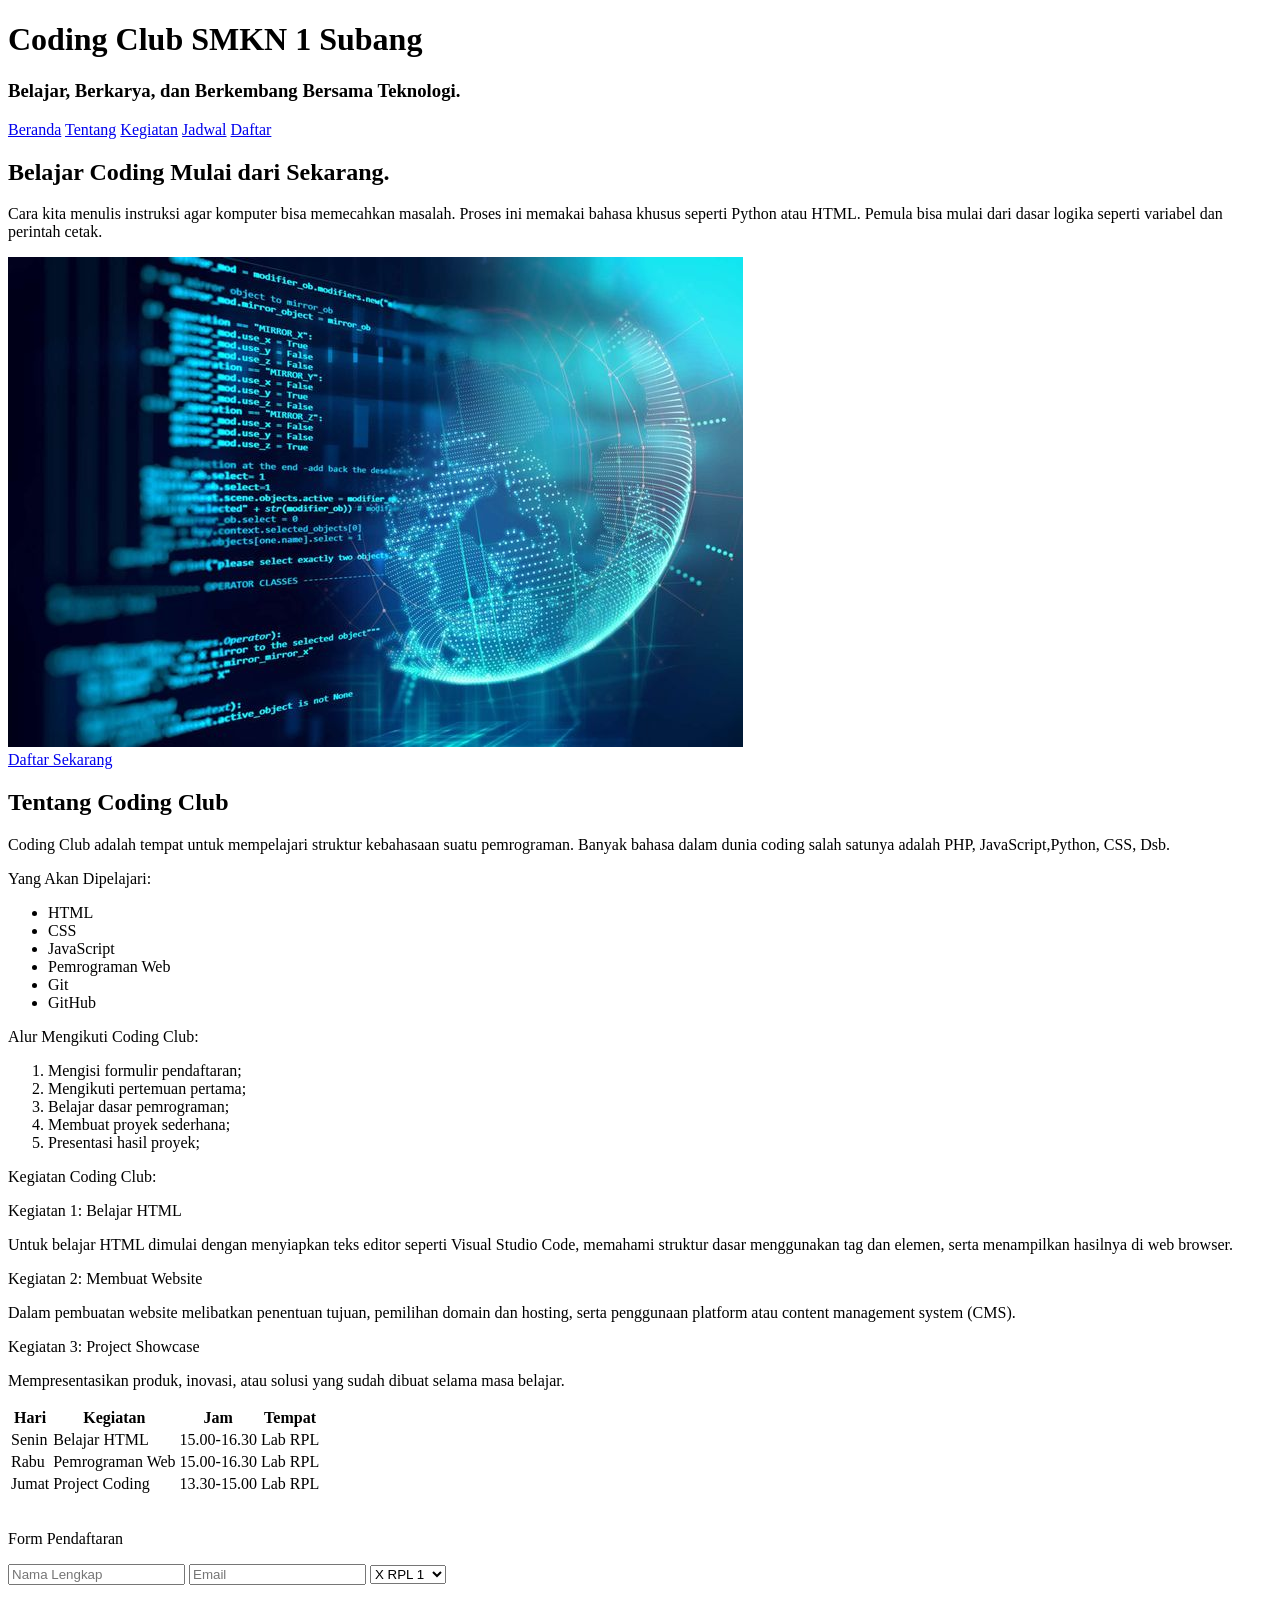
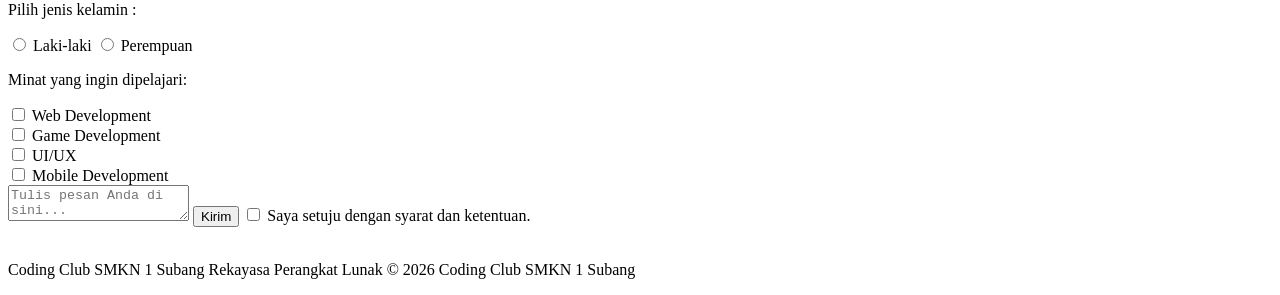
<file: index.html>
<!DOCTYPE html>
<html lang="en">
<head>
    <meta charset="UTF-8">
    <meta name="viewport" content="width=device-width, initial-scale=1.0">
    <title>Coding Club SMKN 1 Subang</title>
</head>
<body>
   <header>
    <!-- Ini Judul Utama Website-->
    <h1>Coding Club SMKN 1 Subang</h1>
    <h3>Belajar, Berkarya, dan Berkembang Bersama Teknologi.</h3>
   </header>

   <!--Ini Bagian Navigasi untuk Menu Utama Website-->
   <nav>
    <a href="#">Beranda</a>
    <a href="#">Tentang</a>
    <a href="#">Kegiatan</a>
    <a href="#">Jadwal</a>
    <a href="#">Daftar</a>
   </nav>

<!--Ini Konten Utama dari Halaman Web-->
<main>
    <!--Ini bagian paling atas pada halaman website-->
   <section>
    <!--Ini Judul Utama Bagian Pembuka-->
    <h1> Belajar Coding Mulai dari Sekarang.</h1>
    <!-- Ini Penjelasan Singkat Tentang Coding-->
    <p>Cara kita menulis instruksi agar komputer bisa memecahkan masalah. Proses ini memakai bahasa khusus seperti Python atau HTML. Pemula bisa mulai dari dasar logika seperti variabel dan perintah cetak.</p>
    <!--Menampilkan Gambar Coding Club-->
    <img src ="foto.jpg" alt="Coding Club" >  
   </section>
   <!--Link untuk Mengarahkan ke bagian Pendaftaran-->
       <a href="#">Daftar Sekarang</a>

   <section>
   <article>
        <h2>Tentang Coding Club</h2>
        <p>Coding Club adalah tempat untuk mempelajari struktur kebahasaan suatu pemrograman. Banyak bahasa dalam dunia coding salah satunya adalah PHP, JavaScript,Python, CSS, Dsb. </p>
   </article>
   </section>

   <section>
    <p>Yang Akan Dipelajari:</p>
   <!--Ini List Tidak Berurutan-->
   <ul>
        <!--Setiap li merupakan 1 item dalam list-->
        <li>HTML</li>
        <li>CSS</li>
        <li>JavaScript</li>
        <li>Pemrograman Web</li>
        <li>Git</li>
        <li>GitHub</li>
   </ul>
   </section>

  <section>
    <p>Alur Mengikuti Coding Club:</p>
   <!--Ini List Berurutan Dengan Angka-->
   <ol>
        <li>Mengisi formulir pendaftaran;</li>
        <li>Mengikuti pertemuan pertama;</li>
        <li>Belajar dasar pemrograman;</li>
        <li>Membuat proyek sederhana;</li>
        <li>Presentasi hasil proyek;</li>
   </ol>
  </section>

 <section>
    <p> Kegiatan Coding Club:</p>
    <article>Kegiatan 1: Belajar HTML</article>
    <p>Untuk belajar HTML dimulai dengan menyiapkan teks editor seperti Visual Studio Code, memahami struktur dasar menggunakan tag dan elemen, serta menampilkan hasilnya di web browser.</p>
    <article>Kegiatan 2: Membuat Website</article>
    <p>Dalam pembuatan website melibatkan penentuan tujuan, pemilihan domain dan hosting, serta penggunaan platform atau content management system (CMS).</p>
    <article>Kegiatan 3: Project Showcase</article> 
   <p>Mempresentasikan produk, inovasi, atau solusi yang sudah dibuat selama masa belajar.</p>
 </section>

<section>
<!--Ini Tabel Jadwal Kegiatan-->
<table>
    <tr>
        <th>Hari</th>
        <th>Kegiatan</th>
        <th>Jam</th>
        <th>Tempat</th>
    </tr>
    <!--Ini Baris Jadwal Hari Senin-->
    <tr>
        <td>Senin</td>
        <td>Belajar HTML</td>
        <td>15.00-16.30</td>
        <td>Lab RPL</td>  
    </tr>
    <!--Ini Baris Jadwal Hari Rabu-->
    <tr>
        <td>Rabu</td>
        <td>Pemrograman Web</td>
        <td>15.00-16.30</td>
        <td>Lab RPL</td>  
    </tr>
    <!--Ini Baris Jadwal Hari Jumat-->
    <tr>
        <td>Jumat</td>
        <td>Project Coding</td>
        <td>13.30-15.00</td>
        <td>Lab RPL</td>  
    </tr>
</table>
</section>

<br>

<!--Ini Section Form Pendaftaran-->
<section>
<form>
    <p>Form Pendaftaran</p>
    <!--Ini Input untuk memasukkan Nama Lengkap-->
    <Input type="text"placeholder="Nama Lengkap">
    <!--Ini Input untuk memasukkan Email-->
    <input type="email" placeholder="Email">

   <!--Select digunalan untuk membuat Pilihan Dropdown-->
   <select>
        <!--Ini opsi Pertama dst-->
        <option value=""> X RPL 1</option> 
        <option value=""> X RPL 2</option>
        <option value=""> XI RPL 1</option> 
        <option value=""> XI RPL 2</option> 
  </select>

<p>Pilih jenis kelamin :</p>
    <!--Radio Button pengguna hanya dapat memilih satu jenis kelamin-->
    <input type="radio" id="laki laki" name="gender" value="Laki">
    <label for="laki-laki">Laki-laki</label>

    <input type="radio" id="perempuan" name="gender" value="perempuan">
    <label for="perempuan">Perempuan</label>
    <br>

<p>Minat yang ingin dipelajari:</p>
    <input type="checkbox" id="web" name="minat[]" value="Web Development">
           <label for="web">Web Development</label><br>

         <input type="checkbox" id="game" name="minat[]" value="Game Development">
            <label for="game">Game Development</label><br>

         <input type="checkbox" id="uiux" name="minat[]" value="UI/UX">
             <label for="uiux">UI/UX</label><br>

         <input type="checkbox" id="mobile" name="minat[]" value="Mobile Development">
            <label for="mobile">Mobile Development</label>

            <br>
              
     <!--Textarea digunakan untuk memasukkan teks yang panjang-->
     <textarea name="pesan" placeholder="Tulis pesan Anda di sini..."></textarea>
            <!--Ini Tombol untuk Mengirim Data Formulir-->
            <button type="submit">Kirim</button>

            <label for="setuju">
                <input type="checkbox" id="setuju" name="setuju" required>
                Saya setuju dengan syarat dan ketentuan.         
</form>
</section>
</main>

<br>
<!--Ini Bagian Paling Bawah dari Website-->
<footer>
    <!--Ini Informasi Hak Cipta dan nama Coding Club-->
    <p>Coding Club SMKN 1 Subang Rekayasa Perangkat Lunak © 2026 Coding Club SMKN 1 Subang</p>
</footer>
</body>
</html>
</file>
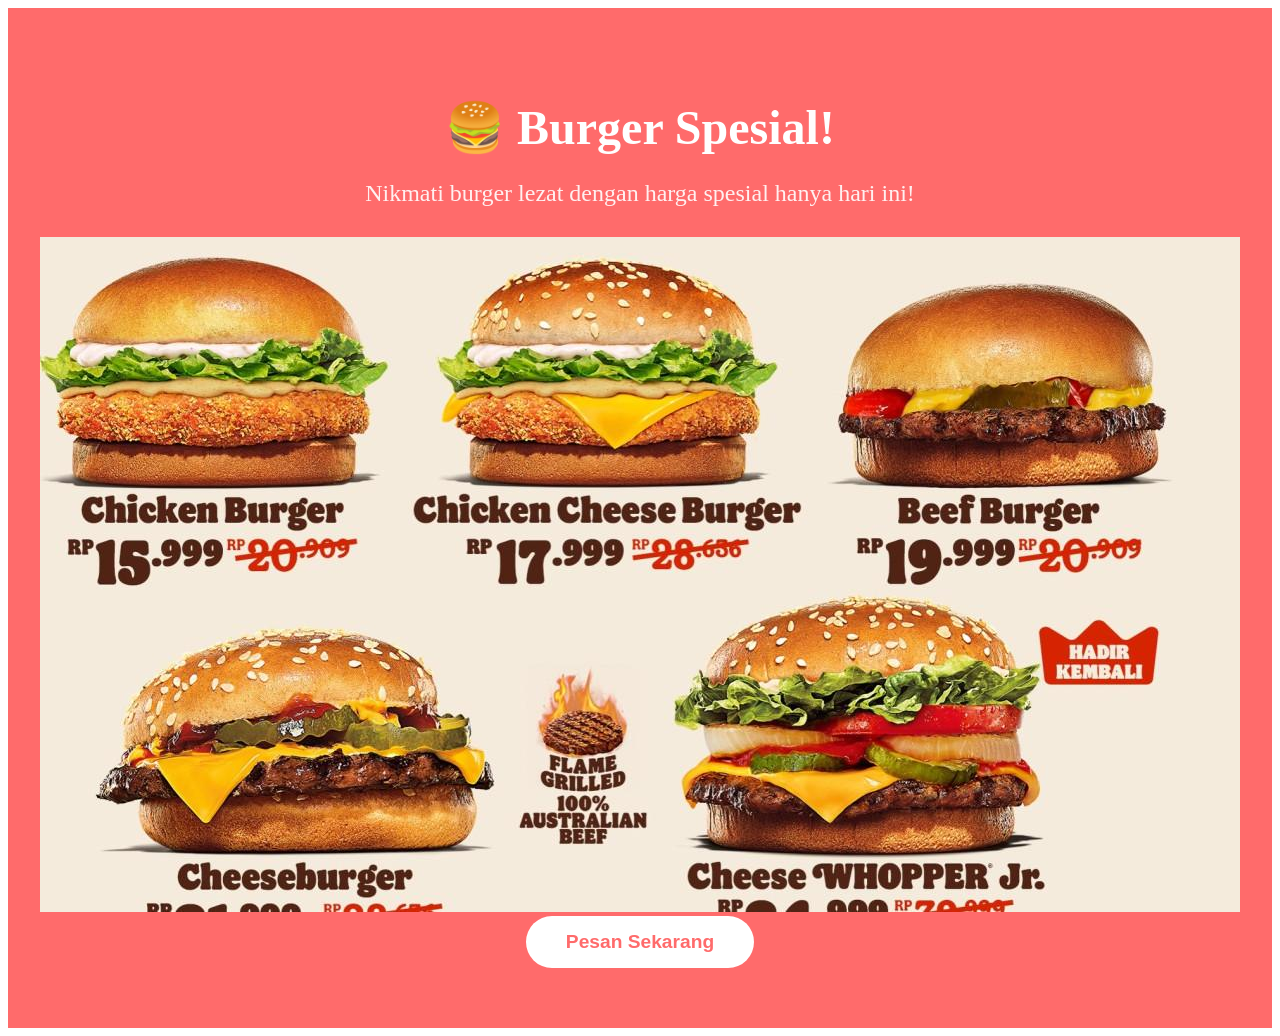
<file: burger.html>
<!DOCTYPE html>
<html>
<head>
  <link rel="stylesheet" href="burger.css">
</head>
<body>
 
  <div class="banner banner-solid">
    <h1 class="judul-promo">🍔 Burger Spesial!</h1>
    <p class="deskripsi-promo">
      Nikmati burger lezat dengan harga spesial hanya hari ini!
    </p>
    <img src="burger.jpg" alt="burger">
    <button class="tombol-pesan">Pesan Sekarang</button>
  </div>
 
</body>
</html>
</file>
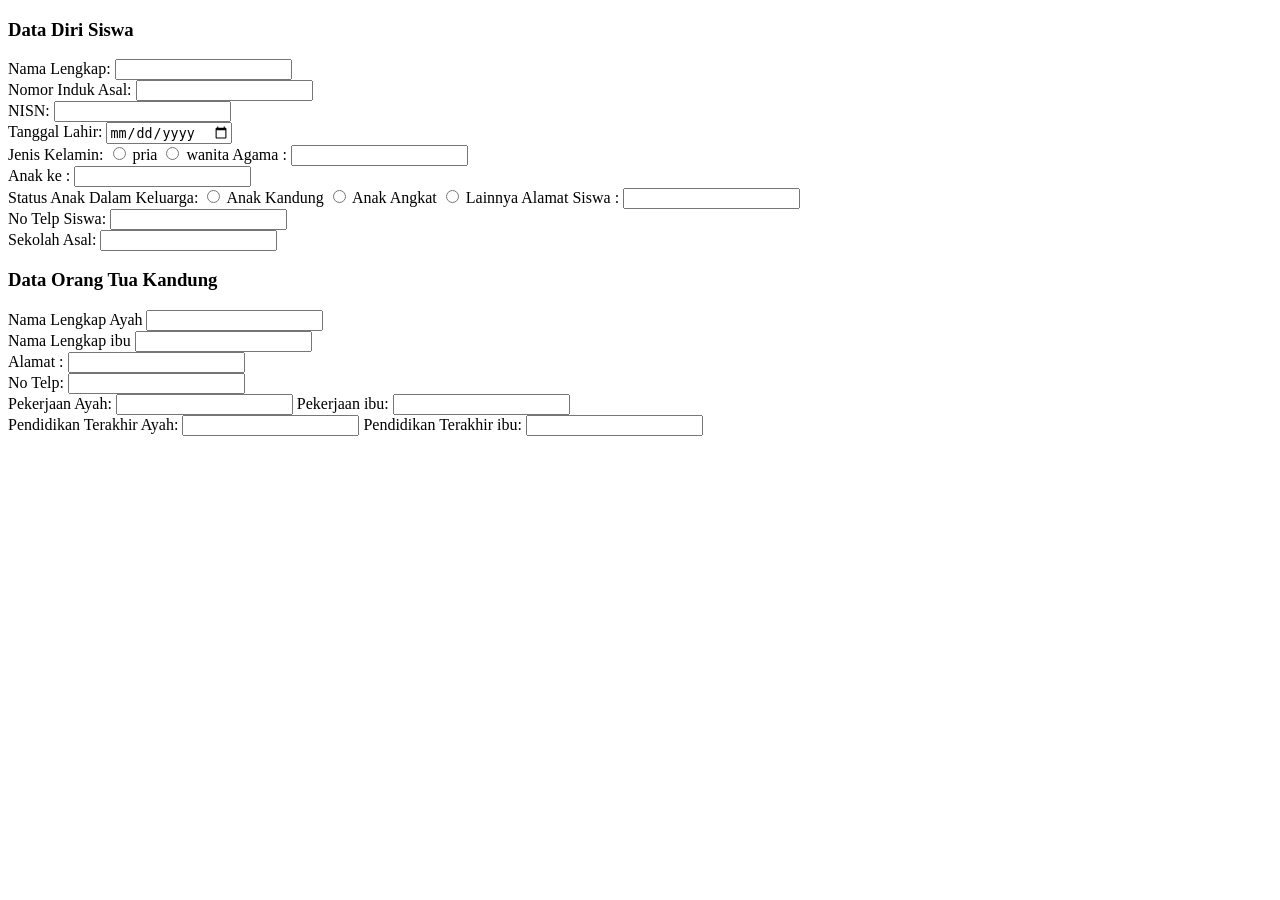
<file: form.html>
<!DOCTYPE html>
<html lang="en">
<head>
    <meta charset="UTF-8">
    <meta name="viewport" content="width=device-width, initial-scale=1.0">
    <title>Document</title>
</head>
<body>
   <form>
    <h3>Data Diri Siswa</h3>
    <label>Nama Lengkap:</label>
    <input type="text">
    <br>
    <label>Nomor Induk Asal:</label>
    <input type="number">
    <br>
    <label>NISN:</label>
    <input type="number">
    <br>
    <label>Tanggal Lahir:</label>
    <input type="date">
    <br>
    <label>Jenis Kelamin:</label>
       <input type="radio" id="pria" name="gender" value="pria">
    <label for="pria">pria</label>
     <input type="radio" id="Wanita" name="gender" value="Wanita">
    <label for="Wanita">wanita</label> <label>Agama :</label>
    <input type="text">
    <br>
    <label>Anak ke :</label>
    <input type="text">
    <br>
    <label>Status Anak Dalam Keluarga:</label>
     <input type="radio" id="Kandung" name="gender" value="Kandung">
    <label for="kandung">Anak Kandung</label>
     <input type="radio" id="Angkat" name="gender" value="Angkat">
    <label for="Angkat">Anak Angkat</label>
     <input type="radio" id="Lainnya" name="gender" value="Lainnya">
    <label for="Lainnya">Lainnya</label>
    <label>Alamat Siswa :</label>
    <input type="varchar">
    <br>
    <label>No Telp Siswa:</label>
    <input type="number">
    <br>
    <label>Sekolah Asal:</label>
    <input type="text">
    <br>

    <h3>Data Orang Tua Kandung</h3>
    <label>Nama Lengkap Ayah</label>
    <input type="text">
    <br>
    <label>Nama Lengkap ibu</label>
    <input type="text">
    <br>
    <label>Alamat :</label>
    <input type="varchar">
    <br>
    <label>No Telp:</label>
    <input type="number">
    <br>
    <label>Pekerjaan Ayah:</label>
    <input type="varchar"> 
    <label>Pekerjaan ibu:</label>
    <input type="varchar">
    <br>
    <label>Pendidikan Terakhir Ayah:</label>
    <input type="varchar">
    <label>Pendidikan Terakhir ibu:</label>
    <input type="varchar">
    <br>






   </form> 
</body>
</html>
</file>
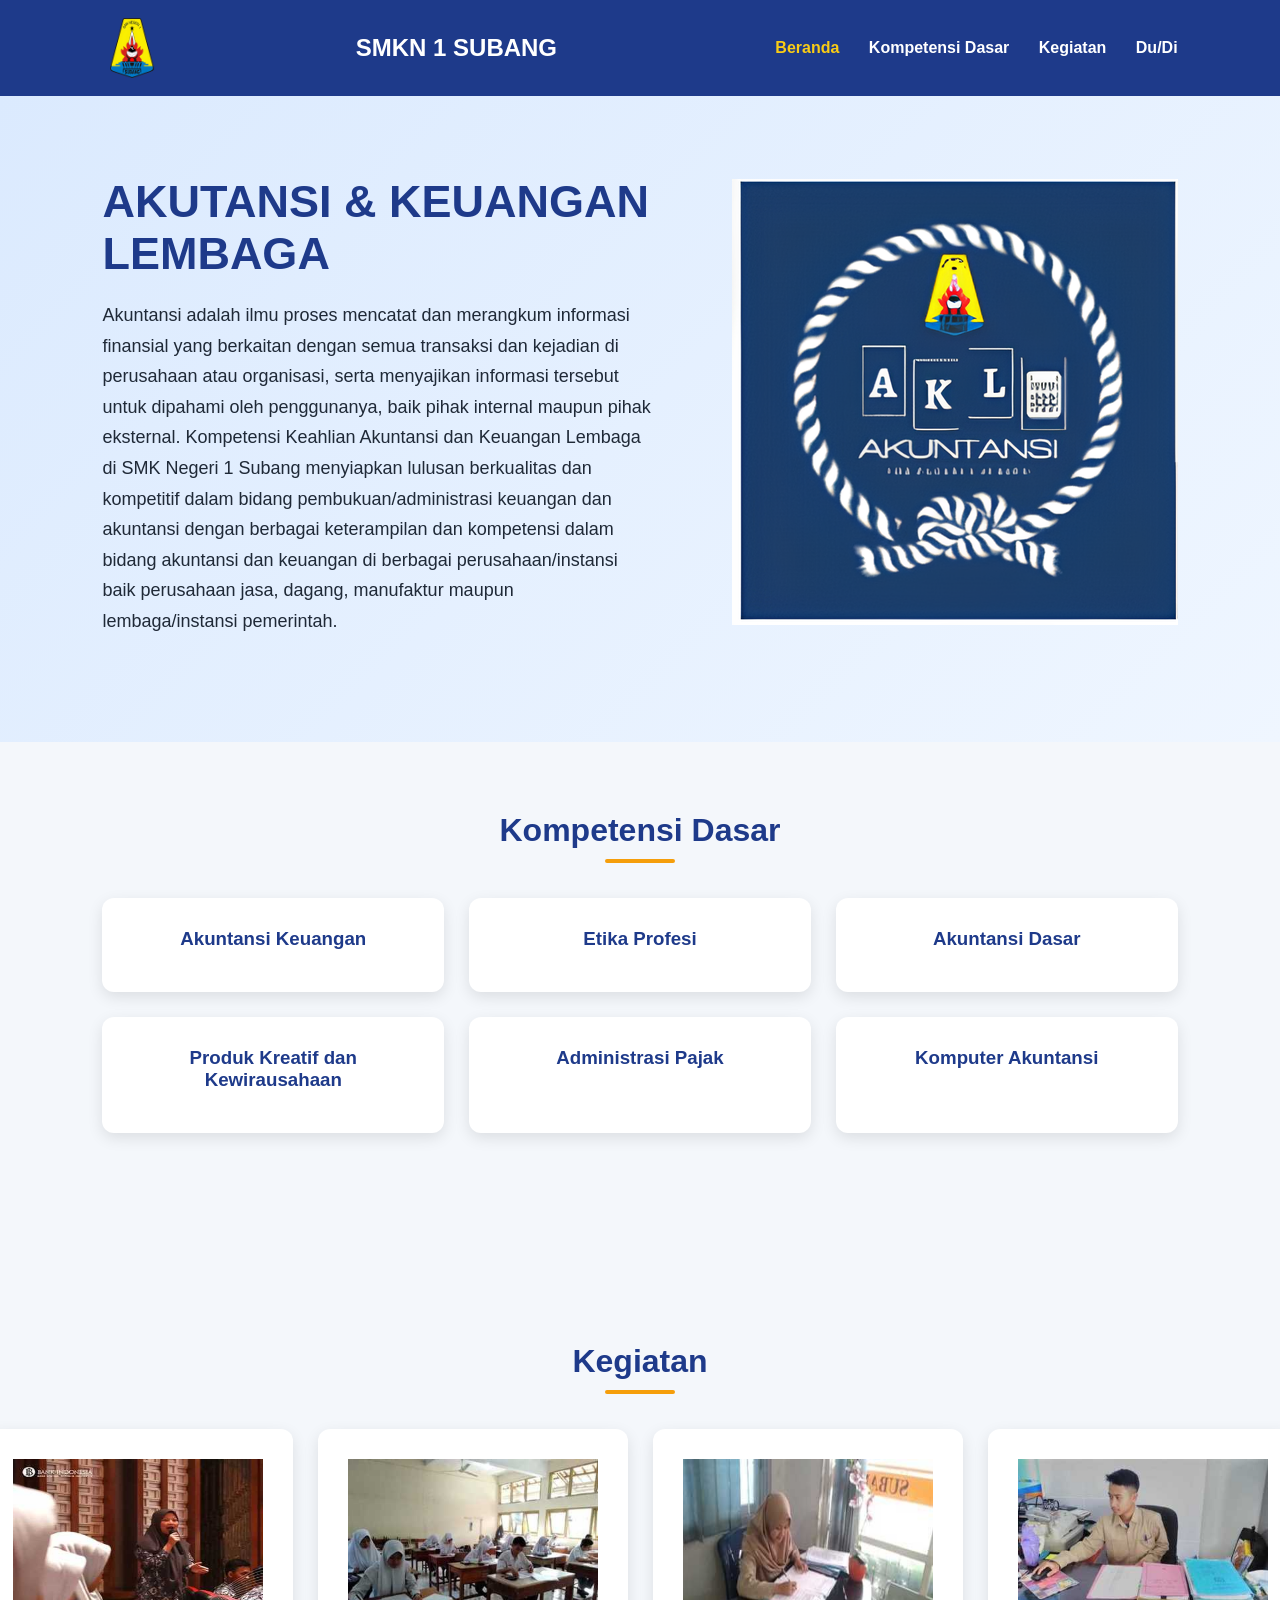
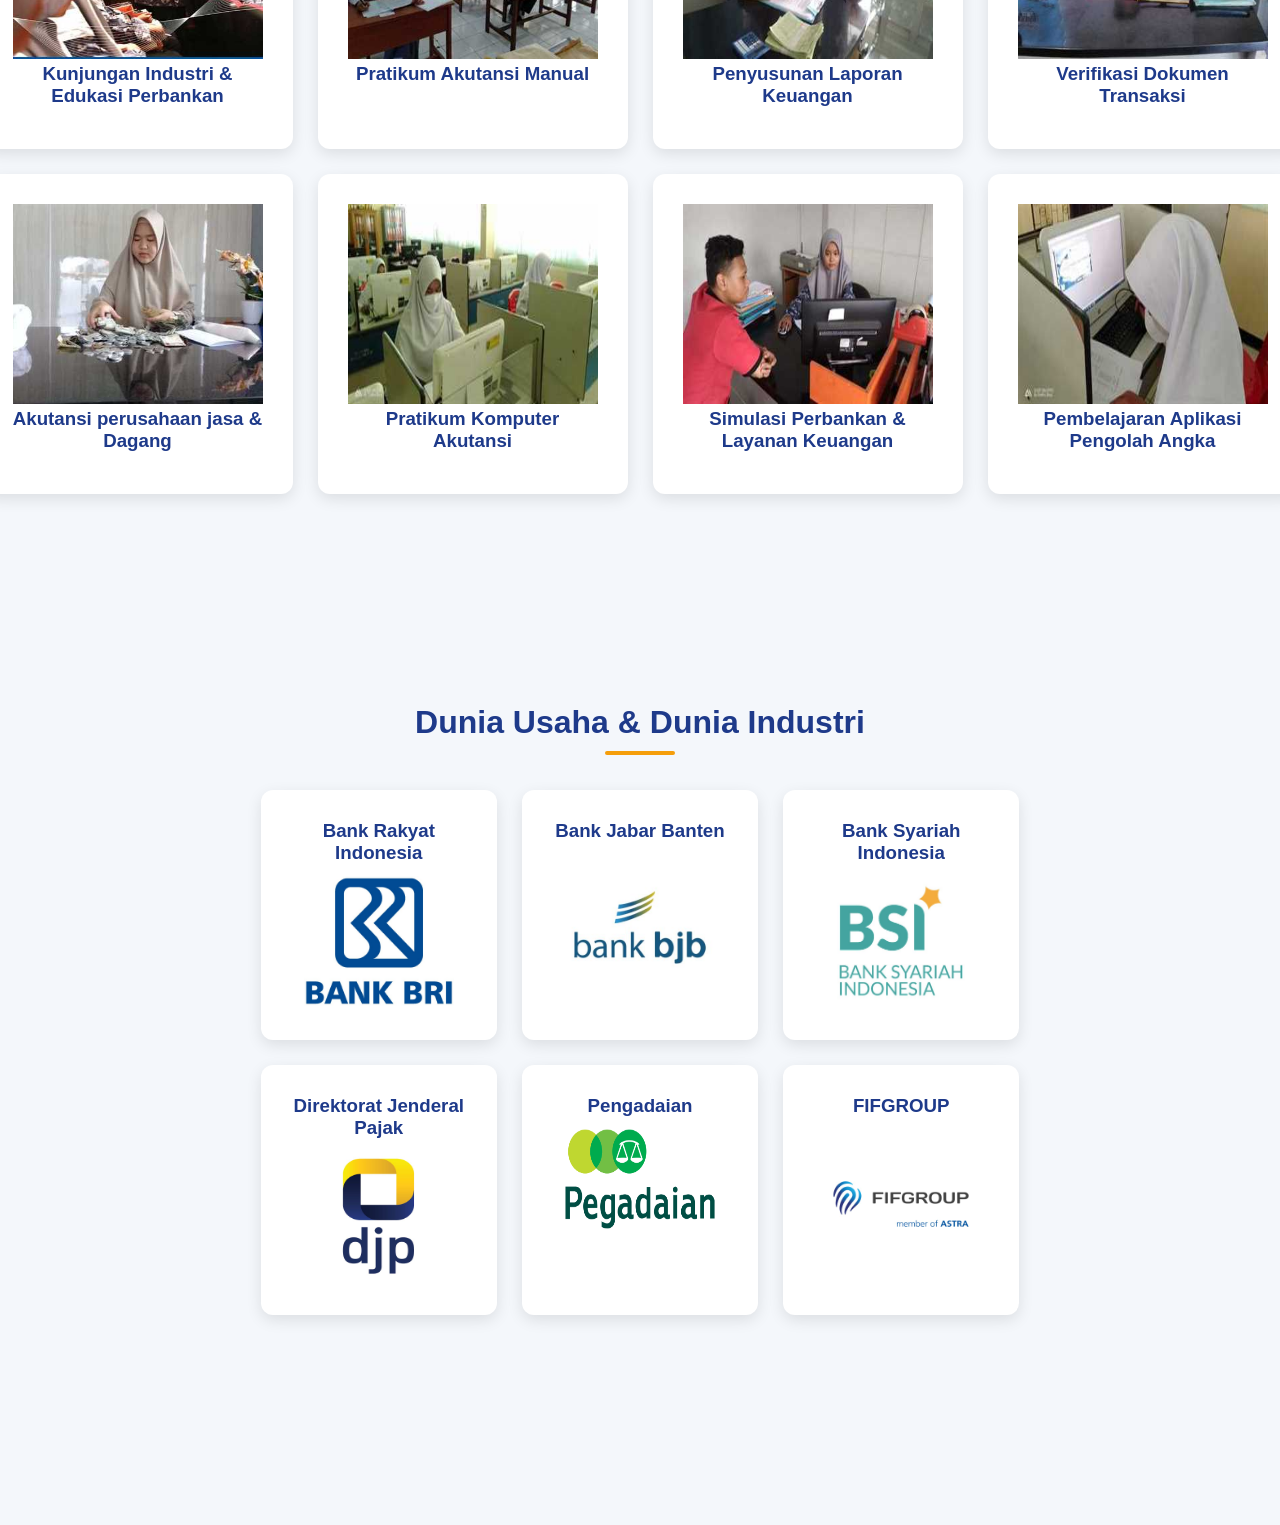
<file: jurusan.html>
<!DOCTYPE html>
<html lang="id">
<head>
    <meta charset="UTF-8">
    <meta name="viewport" content="width=device-width, initial-scale=1.0">
    <title>Akutansi</title>
    <link rel="stylesheet" href="style2.css">
</head>
<body>

    <!-- Navigasi -->
    <nav class="navbar">
        <img src="nesas.png" alt="logo nesas"width="60" height="60">
        <div class="logo">SMKN 1 SUBANG</div>


        <button class="menu-toggle" id="menuToggle">
            ☰
        </button>

        <ul class="menu" id="menu">
            <li><a href="#Beranda" class="active">Beranda</a></li>
            <li><a href="#Kompetensi-Dasar">Kompetensi Dasar</a></li>
            <li><a href="#Kegiatan">Kegiatan</a></li>
            <li><a href="#Du/Di">Du/Di</a></li>
        </ul>
    </nav>

    <!-- Bagian Beranda -->
    <main>
        <section id="Beranda">
            <div class="hero-text">
                <h1>AKUTANSI & KEUANGAN LEMBAGA</h1>
                <p>
                    Akuntansi adalah ilmu proses mencatat dan merangkum informasi finansial yang berkaitan dengan semua transaksi dan kejadian di perusahaan atau organisasi, 
                    serta menyajikan informasi tersebut untuk dipahami oleh penggunanya, baik pihak internal maupun pihak eksternal.
                    Kompetensi Keahlian Akuntansi dan Keuangan Lembaga di SMK Negeri 1 Subang menyiapkan lulusan berkualitas dan kompetitif dalam bidang pembukuan/administrasi keuangan dan akuntansi dengan berbagai keterampilan dan kompetensi dalam bidang akuntansi dan keuangan di berbagai perusahaan/instansi baik perusahaan jasa, dagang, manufaktur maupun lembaga/instansi pemerintah.
                </p>

        
            </div>

            <div class="hero-image">
                <img src="akl.png" alt="akl">
            </div>
        </section>

        <!-- Bagian Fitur -->
        <section id="Kompetensi-Dasar">
            <h2 class="section-title">Kompetensi Dasar</h2>

            <div class="cards">
                <div class="card">
                    <h3>Akuntansi Keuangan</h3>
                </div>

                <div class="card">
                    <h3>Etika Profesi</h3>
                </div>

                <div class="card">
                    <h3>Akuntansi Dasar</h3>
                </div>

                <div class="card">
                    <h3>Produk Kreatif dan Kewirausahaan</h3>
                </div>

                <div class="card">
                    <h3>Administrasi Pajak</h3>
                </div>

                <div class="card">
                    <h3>Komputer Akuntansi</h3>
                </div>
                
            </div>
    
        </section>

        <section>
         <!-- Foto Kegiatan -->
        <section id="Kegiatan">
            <h2 class="section-title">Kegiatan</h2>
            
            <!-- Membungkus semua kartu kegiatan ke dalam div class="cards" -->
            <div class="cards2">
                <div class="card">
                    <img src="keg1.jpeg" alt="Kegiatan 1"width="250" height="200">
                    <h3>Kunjungan Industri & Edukasi Perbankan</h3>
                </div>

                <div class="card">
                    <img src="keg2.jpeg" alt="Kegiatan 2" width="250" height="200">
                    <h3>Pratikum Akutansi Manual</h3>
                </div>

                <div class="card">
                    <img src="keg3.jpeg" alt="Kegiatan 3" width="250" height="200">
                    <h3>Penyusunan Laporan Keuangan</h3>
                </div>

                <div class="card">
                    <img src="keg4.jpeg" alt="Kegiatan 4" width="250" height="200">
                    <h3>Verifikasi Dokumen Transaksi</h3>
                </div>

                <div class="card">
                    <img src="keg5.jpeg" alt="Kegiatan 5" width="250" height="200">
                    <h3>Akutansi perusahaan jasa & Dagang</h3>
                </div>

                <div class="card">
                    <img src="keg6.jpeg" alt="Kegiatan 6" width="250" height="200">
                    <h3>Pratikum Komputer Akutansi</h3>
                </div>

                <div class="card">
                    <img src="keg7.jpeg" alt="Kegiatan 7" width="250" height="200">
                    <h3>Simulasi Perbankan & Layanan Keuangan</h3>
                </div>

                <div class="card">
                    <img src="keg8.jpeg" alt="Kegiatan 8" width="250" height="200">
                    <h3>Pembelajaran Aplikasi Pengolah Angka </h3>
                </div>
            </div>
        </section>

        <section>
         <!--Du-Di-->
        <section id="Du/Di">
            <h2 class="section-title">Dunia Usaha & Dunia Industri</h2>
            
            <!-- Membungkus semua kartu kegiatan ke dalam div class="cards" -->
            <div class="cards">
                <div class="card">
                    <h3>Bank Rakyat Indonesia</h3>
                    <img src="bri.jpg" alt="Kegiatan 1"width="150px" height="130px">                   
                </div>

                <div class="card">
                    <h3>Bank Jabar Banten</h3>
                    <img src="bjb.jpg" alt="Kegiatan 1"width="150px" height="150px">                    
                </div>

                <div class="card">
                    <h3>Bank Syariah Indonesia</h3>
                    <img src="bsi.jpg" alt="Kegiatan 1"width="150px" height="130px">                
                </div>

                <div class="card">
                    <h3>Direktorat Jenderal Pajak</h3>
                    <img src="djp.jpg" alt="Kegiatan 1"width="150px" height="130px">
                </div>

                 <div class="card">
                    <h3>Pengadaian</h3>
                    <img src="pengadaian.webp" alt="Kegiatan 1"width="150px" height="100px">
                </div>

                 <div class="card">
                    <h3>FIFGROUP</h3>
                    <img src="fifgroup.jpg" alt="Kegiatan 1"width="150px" height="150px">
                </div>





                
            </div>
    </main>
     

</body>
</html>
</file>
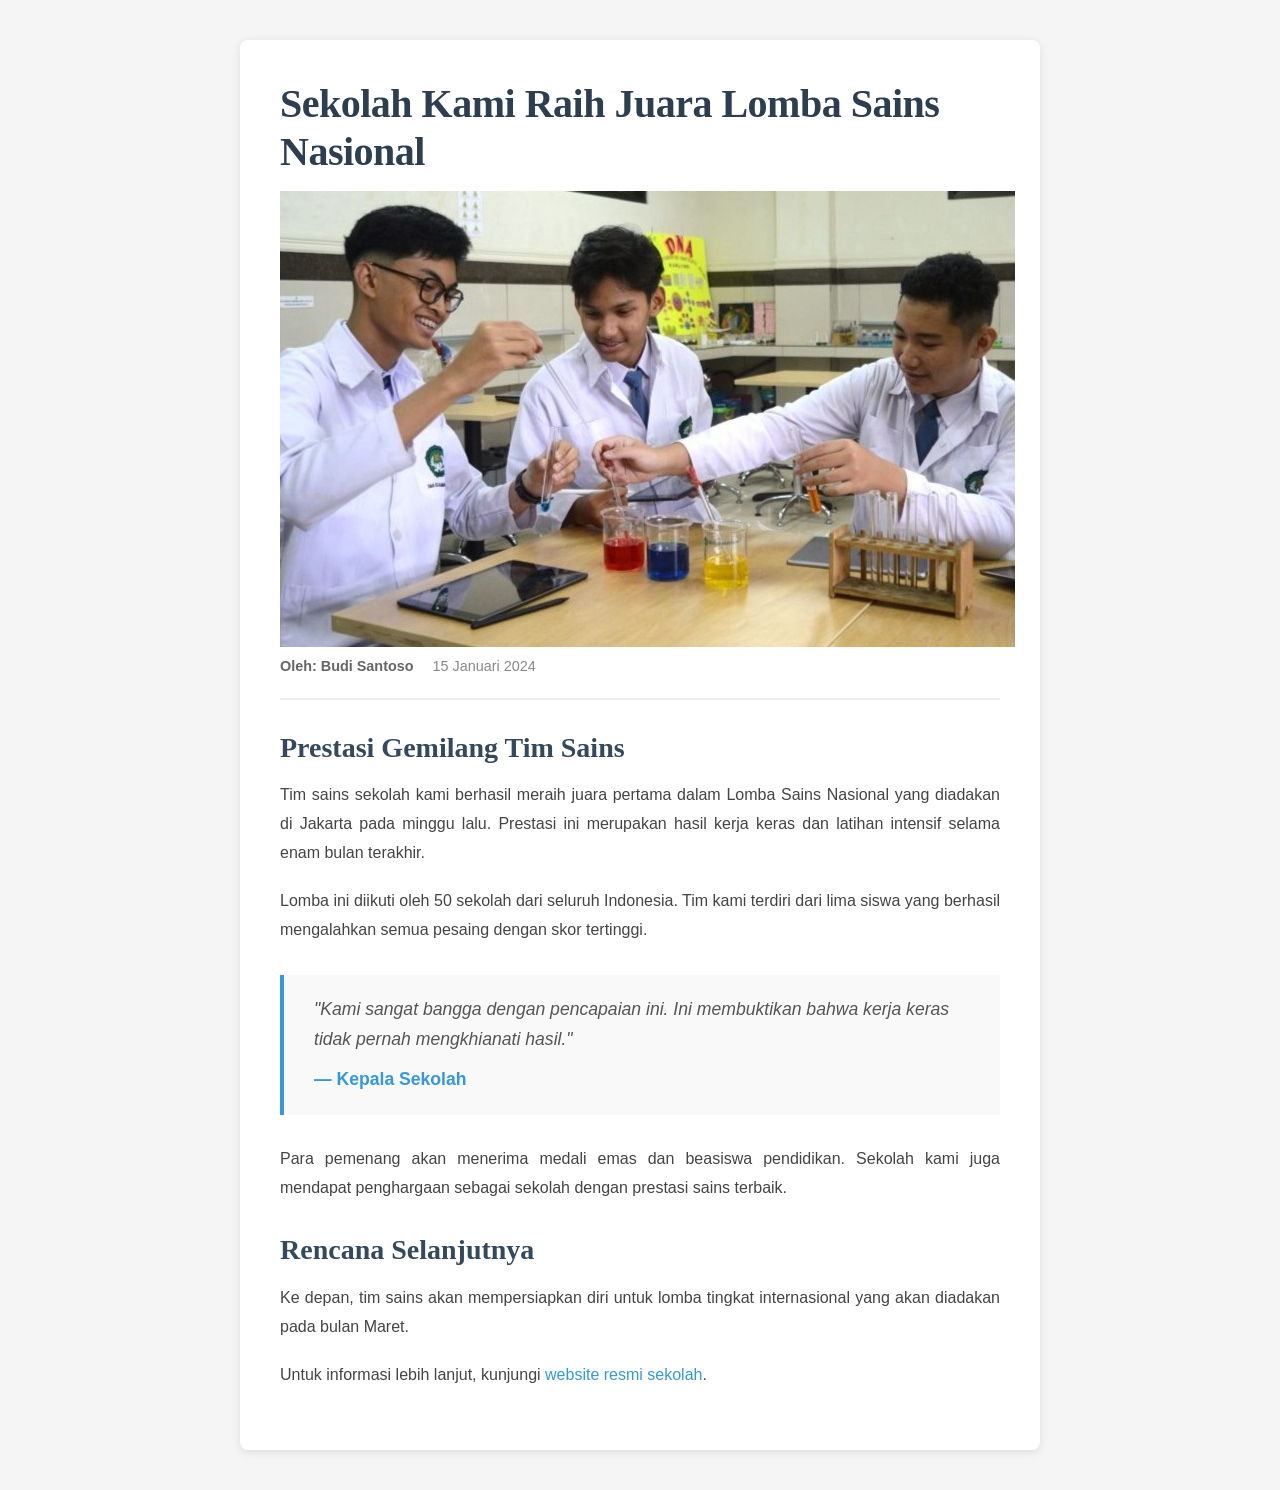
<file: kegiatan.html>
<!DOCTYPE html>
<html>
<head>
  <title>Kegiatan Sekolah</title>
  <link rel="stylesheet" href="kegiatan.css">
</head>
<body>

  <article class="artikel">
    <header class="header-artikel">
      <h1 class="judul-artikel">
        Sekolah Kami Raih Juara Lomba Sains Nasional
      </h1>
      <img src="kegiatan.jpeg" alt="kegiatan sekolah">
      <div class="meta-artikel">
        <span class="penulis">Oleh: Budi Santoso</span>
        <span class="tanggal">15 Januari 2024</span>
      </div>
    </header>
    
    <div class="konten-artikel">
      <h2 class="subjudul">Prestasi Gemilang Tim Sains</h2>
      
      <p class="paragraf">
        Tim sains sekolah kami berhasil meraih juara pertama dalam 
        Lomba Sains Nasional yang diadakan di Jakarta pada minggu lalu. 
        Prestasi ini merupakan hasil kerja keras dan latihan intensif 
        selama enam bulan terakhir.
      </p>
      
      <p class="paragraf">
        Lomba ini diikuti oleh 50 sekolah dari seluruh Indonesia. 
        Tim kami terdiri dari lima siswa yang berhasil mengalahkan 
        semua pesaing dengan skor tertinggi.
      </p>
      
      <blockquote class="kutipan">
        "Kami sangat bangga dengan pencapaian ini. Ini membuktikan 
        bahwa kerja keras tidak pernah mengkhianati hasil."
        <cite>— Kepala Sekolah</cite>
      </blockquote>
      
      <p class="paragraf">
        Para pemenang akan menerima medali emas dan beasiswa pendidikan. 
        Sekolah kami juga mendapat penghargaan sebagai sekolah dengan 
        prestasi sains terbaik.
      </p>
      
      <h2 class="subjudul">Rencana Selanjutnya</h2>
      
      <p class="paragraf">
        Ke depan, tim sains akan mempersiapkan diri untuk lomba 
        tingkat internasional yang akan diadakan pada bulan Maret.
      </p>
      
      <p class="paragraf">
        Untuk informasi lebih lanjut, kunjungi 
        <a href="#" class="link-sumber">website resmi sekolah</a>.
      </p>
    </div>
  </article>
  
</body>
</html>
</file>
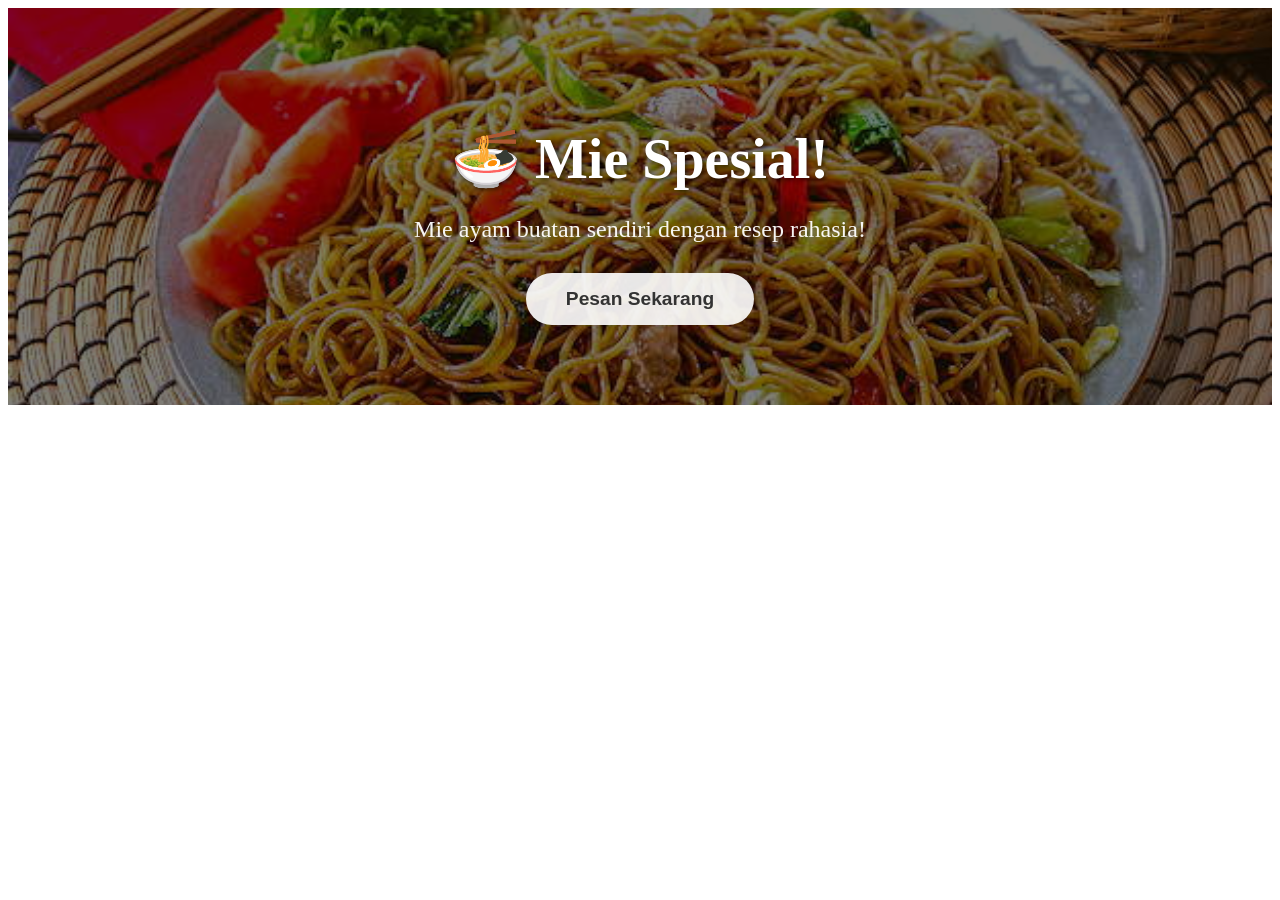
<file: mie.html>
<!DOCTYPE html>
<html>
<head>
  <link rel="stylesheet" href="mie.css">
</head>
<body>
 
  <div class="banner banner-overlay">
    <h1 class="judul-promo">🍜 Mie Spesial!</h1>
    <p class="deskripsi-promo">
      Mie ayam buatan sendiri dengan resep rahasia!
    </p>
    <button class="tombol-pesan">Pesan Sekarang</button>
  </div>
 
</body>
</html>
</file>
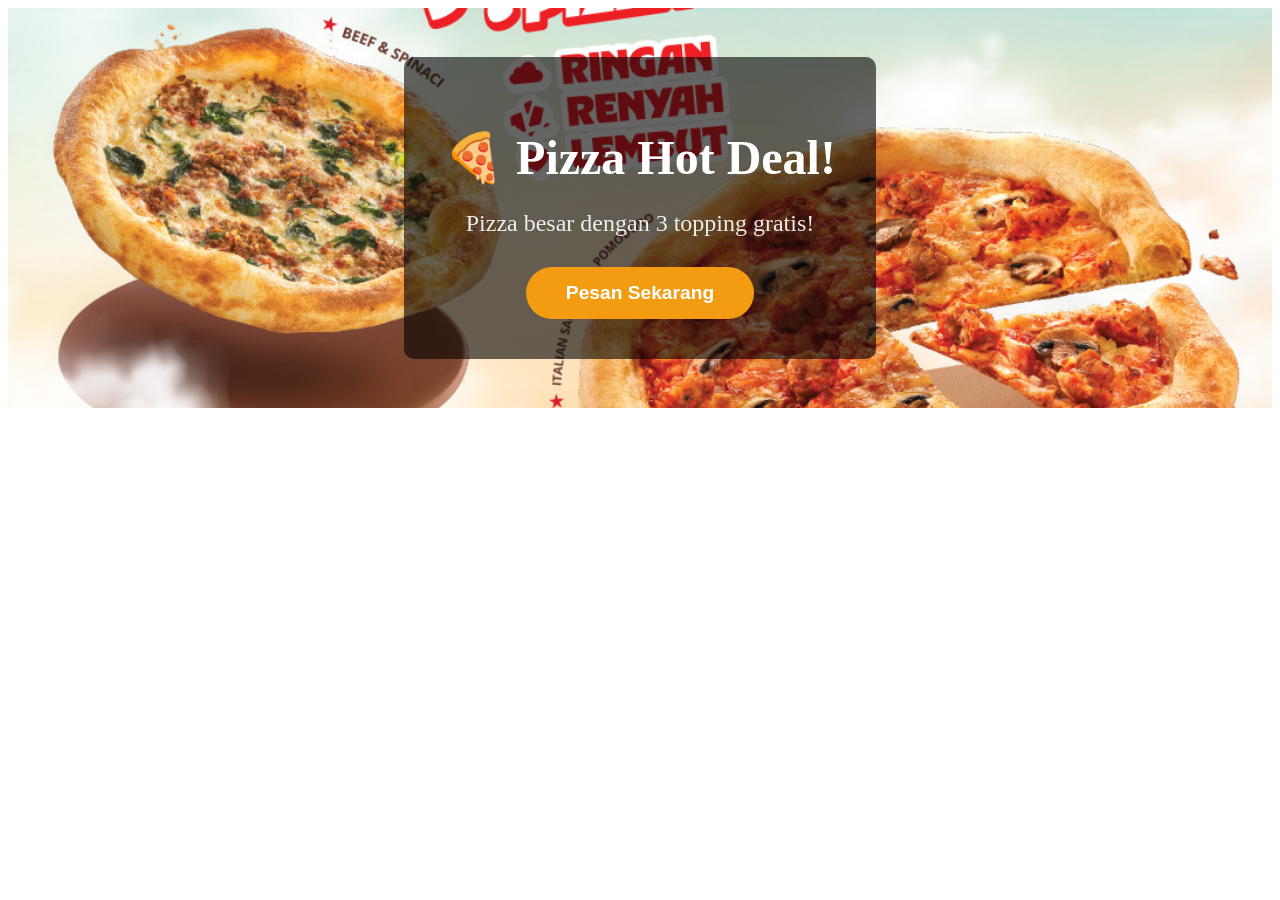
<file: pizza.html>
<!DOCTYPE html>
<html>
<head>
  <link rel="stylesheet" href="pizza.css">
</head>
<body>
 
  <div class="banner banner-gambar">
    <div class="konten-banner">
      <h1 class="judul-promo">🍕 Pizza Hot Deal!</h1>
      <p class="deskripsi-promo">
        Pizza besar dengan 3 topping gratis!
      </p>
      <button class="tombol-pesan">Pesan Sekarang</button>
    </div>
  </div>
 
</body>
</html>
</file>
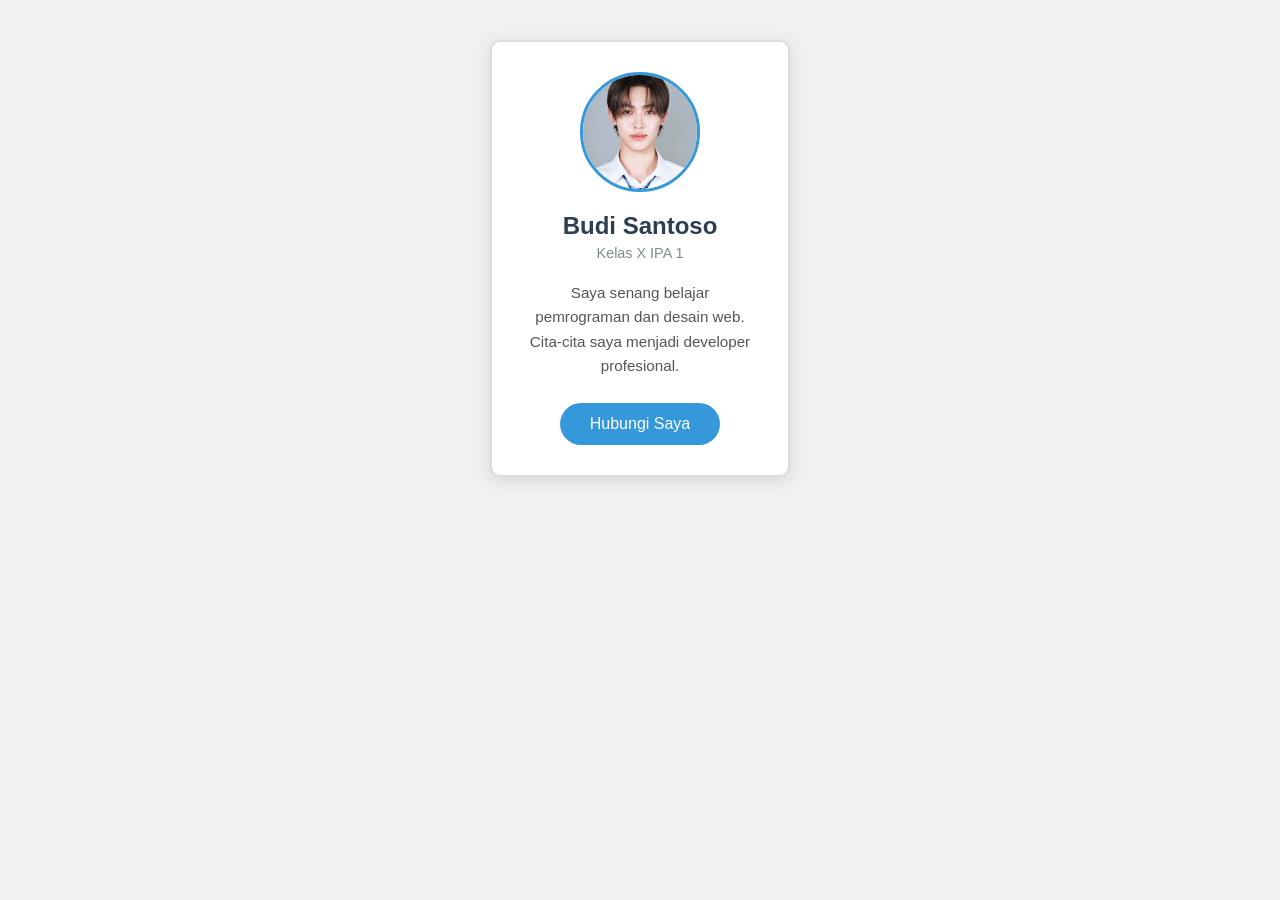
<file: profil.html>
<!DOCTYPE html>
<html>
<head>
  <title>Kartu Profil</title>
  <link rel="stylesheet" href="profil.css">
</head>
<body>
  
  <div class="kartu-profil">
    <div class="foto">
      <img src="profil.jpg" alt="Foto Profil">
    </div>
    
    <h2 class="nama">Budi Santoso</h2>
    <p class="kelas">Kelas X IPA 1</p>
    
    <p class="deskripsi">
      Saya senang belajar pemrograman dan desain web. 
      Cita-cita saya menjadi developer profesional.
    </p>
    
    <button class="tombol">Hubungi Saya</button>
  </div>
  
</body>
</html>
</file>
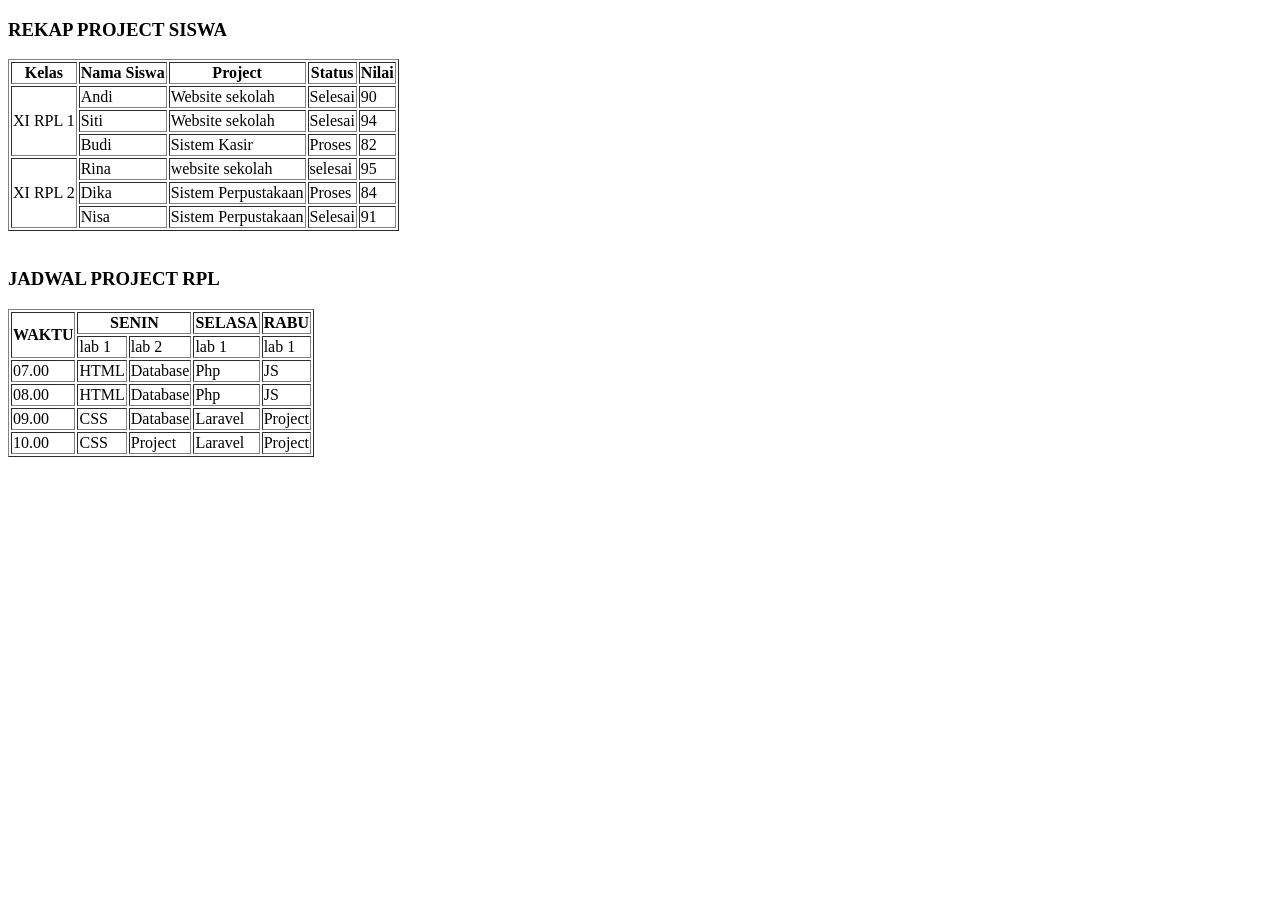
<file: tabel.html>
<!DOCTYPE html>
<html lang="en">
<head>
    <meta charset="UTF-8">
    <meta name="viewport" content="width=device-width, initial-scale=1.0">
    <title>Document</title>
</head>
<body>
    <H3>REKAP PROJECT SISWA</H3>
    <table border="1">
      <tr>
        <th>Kelas</th>
        <th>Nama Siswa</th>
        <th>Project</th>
        <th>Status</th>
        <th>Nilai</th>
      </tr>
      <tr>
        <td rowspan="3"> XI RPL 1</td>
        <td>Andi</td>
        <td>Website sekolah</td>
        <td>Selesai</td>
        <td>90</td>
      </tr>
      <tr>
        <td>Siti</td>
        <td>Website sekolah</td>
        <td>Selesai</td>
        <td>94</td>
      </tr>
      <tr>
        <td>Budi</td>
        <td>Sistem Kasir</td>
        <td>Proses</td>
        <td>82</td>
      </tr>
      <tr>
        <td rowspan="3"> XI RPL 2</td>
        <td>Rina</td>
        <td>website sekolah</td>
        <td>selesai</td>
        <td>95</td>
      </tr>
      <tr>
        <td>Dika</td>
        <td>Sistem Perpustakaan</td>
        <td>Proses</td>
        <td>84</td>
      </tr>
      <tr>
        <td>Nisa</td>
        <td>Sistem Perpustakaan</td>
        <td>Selesai</td>
        <td>91</td>
      </tr>
    </table>

    <br>

<h3> JADWAL PROJECT RPL</h3>
    <table border="1">

    <tr>
        <th rowspan="2"> WAKTU</th>
        <th colspan="2"> SENIN</th>
        <th>SELASA</th>
        <th>RABU</th>
    </tr>
    <tr>
        <td>lab 1</td>
        <td>lab 2</td>
        <td>lab 1</td>
        <td>lab 1</td>
    </tr>
    <tr>
        <td>07.00</td>
        <td>HTML</td>
       <td>Database</td>
       <td>Php</td>
       <td>JS</td>
    </tr>
      <tr>
        <td>08.00</td>
        <td>HTML</td>
       <td>Database</td>
       <td>Php</td>
       <td>JS</td>
    </tr>
      <tr>
        <td>09.00</td>
        <td>CSS</td>
       <td>Database</td>
       <td>Laravel</td>
       <td>Project</td>
    </tr>
       <tr>
        <td>10.00</td>
        <td>CSS</td>
       <td>Project</td>
       <td>Laravel</td>
       <td>Project</td>
    </tr>
    </table>

</body>
</html>
</file>
<file: burger.css>
.banner-solid {
  background-color: #ff6b6b;  /* Merah cerah */
  color: white;
  text-align: center;
  padding: 60px 20px;
}

.judul-promo {
  font-size: 3rem;
  margin-bottom: 20px;
  color: white;
}

.deskripsi-promo {
  font-size: 1.5rem;
  margin-bottom: 30px;
  color: rgba(255, 255, 255, 0.9);
}

.tombol-pesan {
  background-color: white;
  color: #ff6b6b;
  padding: 15px 40px;
  font-size: 1.2rem;
  border: none;
  border-radius: 30px;
  cursor: pointer;
  font-weight: bold;
}

.tombol-pesan:hover {
  background-color: #f0f0f0;
}
</file>
<file: style2.css>
/* Selector universal */
        * {
            margin: 0;
            padding: 0;
            box-sizing: border-box;
            scroll-behavior: smooth;
        }

        /* Selector tag */
        body {
            font-family: Arial, sans-serif;
            background-color: #f4f7fb;
            color: #1f2937;
        }

        /* Selector class */
        .navbar {
            display: flex;
            justify-content: space-between;
            align-items: center;
            padding: 18px 8%;
            background-color: #1e3a8a;
            color: white;
            position: sticky;
            top: 0;
            z-index: 10;
        }

        .logo {
            font-size: 24px;
            font-weight: bold;
        }

        /* Selector child */
        .menu > li {
            display: inline-block;
            list-style: none;
            margin-left: 25px;
        }

        /* Selector descendant */
        .menu a {
            color: white;
            text-decoration: none;
            font-weight: bold;
            transition: 0.3s;
        }

        /* Pseudo-class */
        .menu a:hover,
        .menu a.active {
            color: #facc15;
        }

        /* Selector ID */
        #Beranda {
            min-height: 500px;
            display: flex;
            align-items: center;
            justify-content: space-between;
            gap: 30px;
            padding: 80px 8%;
            background: linear-gradient(135deg, #dbeafe, #eff6ff);
        }

        .hero-text {
            max-width: 550px;
        }

        .hero-text h1 {
            font-size: 45px;
            color: #1e3a8a;
            margin-bottom: 20px;
        }

        .hero-text p {
            font-size: 18px;
            line-height: 1.7;
            margin-bottom: 25px;
        }

        /* Selector atribut */
        a[href="#kontak"] {
            background-color: #f59e0b;
            padding: 12px 20px;
            border-radius: 8px;
        }

        a[href="#kontak"]:hover {
            background-color: #d97706;
            color: white;
        }

        .hero-image {
            font-size: 140px;
        }

        section {
            padding: 70px 8%;
        }

        .section-title {
            text-align: center;
            color: #1e3a8a;
            margin-bottom: 35px;
            font-size: 32px;
        }

        /* Pseudo-element */
        .section-title::after {
            content: "";
            display: block;
            width: 70px;
            height: 4px;
            margin: 10px auto;
            background-color: #f59e0b;
            border-radius: 5px;
        }

        .cards {
            display: grid;
            grid-template-columns: repeat(3, 1fr);
            gap: 25px;
            justify-content: center;
        }

        .cards2 {
            display: grid;
            grid-template-columns: repeat(4, 1fr);
            gap: 25px;
            justify-content: center;
        }

        .card {
            background-color: white;
            padding: 30px;
            border-radius: 12px;
            text-align: center;
            box-shadow: 0 5px 15px rgba(0, 0, 0, 0.1);
            transition: 0.3s;
        }

        .card:hover {
            transform: translateY(-8px);
            box-shadow: 0 10px 20px rgba(0, 0, 0, 0.18);
        }

        .card .icon {
            font-size: 45px;
            margin-bottom: 15px;
        }

        .card h3 {
            color: #1e3a8a;
            margin-bottom: 12px;
        }

        .card p {
            line-height: 1.6;
            color: #64748b;
        }

        .about {
            background-color: white;
            text-align: center;
        }

        .about p {
            max-width: 750px;
            margin: auto;
            line-height: 1.8;
        }

        .contact-form {
            max-width: 600px;
            margin: auto;
            background-color: white;
            padding: 30px;
            border-radius: 12px;
            box-shadow: 0 5px 15px rgba(0, 0, 0, 0.1);
        }

        .contact-form input,
        .contact-form textarea {
            width: 100%;
            padding: 13px;
            margin-bottom: 15px;
            border: 1px solid #cbd5e1;
            border-radius: 6px;
            font-size: 15px;
        }

        .contact-form input:focus,
        .contact-form textarea:focus {
            outline: none;
            border-color: #2563eb;
            box-shadow: 0 0 5px rgba(37, 99, 235, 0.4);
        }

        .contact-form button {
            width: 100%;
            padding: 13px;
            border: none;
            border-radius: 6px;
            background-color: #1e3a8a;
            color: white;
            font-size: 16px;
            cursor: pointer;
        }

        .contact-form button:hover {
            background-color: #2563eb;
        }

        footer {
            text-align: center;
            padding: 25px;
            background-color: #1e3a8a;
            color: white;
        }

        /* Tombol menu mobile */
        .menu-toggle {
            display: none;
            background: none;
            border: none;
            color: white;
            font-size: 28px;
            cursor: pointer;
        }

        /* Tampilan tablet dan handphone */
        @media (max-width: 768px) {
            .menu-toggle {
                display: block;
            }

            .menu {
                display: none;
                position: absolute;
                top: 70px;
                right: 8%;
                width: 200px;
                padding: 15px;
                background-color: #1e3a8a;
                border-radius: 8px;
            }

            .menu.show {
                display: block;
            }

            .menu > li {
                display: block;
                margin: 15px 0;
            }

            #home {
                flex-direction: column;
                text-align: center;
            }

            .hero-text h1 {
                font-size: 35px;
            }

            .hero-image {
                font-size: 90px;
            }

            .cards {
                grid-template-columns: 1fr;
            }
        }
</file>
<file: kegiatan.css>
/* Reset dasar */
* {
  margin: 0;
  padding: 0;
  box-sizing: border-box;
}

body {
  font-family: 'Segoe UI', Tahoma, Geneva, Verdana, sans-serif;
  background-color: #f5f5f5;
  line-height: 1.6;
  color: #333;
}

/* Container artikel */
.artikel {
  max-width: 800px;
  margin: 40px auto;
  background: white;
  padding: 40px;
  border-radius: 8px;
  box-shadow: 0 2px 10px rgba(0,0,0,0.1);
}

/* Header artikel */
.header-artikel {
  border-bottom: 2px solid #eee;
  padding-bottom: 20px;
  margin-bottom: 30px;
}

/* Judul artikel - font besar dan tebal */
.judul-artikel {
  font-family: 'Georgia', serif;
  font-size: 2.5rem;
  font-weight: bold;
  color: #2c3e50;
  line-height: 1.2;
  margin-bottom: 15px;
  letter-spacing: -0.5px;
}

/* Meta informasi */
.meta-artikel {
  font-size: 0.9rem;
  color: #666;
}

.penulis {
  font-weight: 600;
  margin-right: 15px;
}

.tanggal {
  color: #888;
}

/* Subjudul */
.subjudul {
  font-family: 'Georgia', serif;
  font-size: 1.75rem;
  font-weight: 600;
  color: #34495e;
  margin: 30px 0 15px 0;
  line-height: 1.3;
}

/* Paragraf */
.paragraf {
  font-size: 1rem;
  line-height: 1.8;
  color: #444;
  margin-bottom: 20px;
  text-align: justify;
}

/* Kutipan */
.kutipan {
  background-color: #f9f9f9;
  border-left: 4px solid #3498db;
  padding: 20px 30px;
  margin: 30px 0;
  font-style: italic;
  font-size: 1.1rem;
  color: #555;
  line-height: 1.7;
}

.kutipan cite {
  display: block;
  margin-top: 10px;
  font-style: normal;
  font-weight: 600;
  color: #3498db;
}

/* Link sumber */
.link-sumber {
  color: #3498db;
  text-decoration: none;
  font-weight: 500;
}

.link-sumber:hover {
  text-decoration: underline;
  color: #2980b9;
}
</file>
<file: mie.css>
.banner-overlay {
  background-image: url('mie.jpg');
  background-size: cover;
  background-position: center;
  /* Overlay dengan RGBA */
  background-color: rgba(0, 0, 0, 0.5);  /* Hitam transparan 50% */
  background-blend-mode: multiply;
  color: white;
  text-align: center;
  padding: 80px 20px;
}

.judul-promo {
  font-size: 3.5rem;
  margin-bottom: 20px;
  color: white;
  text-shadow: 2px 2px 4px rgba(0, 0, 0, 0.5);
}

.deskripsi-promo {
  font-size: 1.5rem;
  margin-bottom: 30px;
  color: rgba(255, 255, 255, 0.95);
}

.tombol-pesan {
  background-color: rgba(255, 255, 255, 0.9);
  color: #333;
  padding: 15px 40px;
  font-size: 1.2rem;
  border: none;
  border-radius: 30px;
  cursor: pointer;
  font-weight: bold;
}
</file>
<file: pizza.css>
.banner-gambar {
  background-image: url('pizza.jpg');
  background-size: cover;
  background-position: center;
  background-repeat: no-repeat;
  min-height: 400px;
  display: flex;
  align-items: center;
  justify-content: center;
}

.konten-banner {
  background-color: rgba(0, 0, 0, 0.6);  /* Overlay gelap */
  padding: 40px;
  border-radius: 10px;
  text-align: center;
  color: white;
}

.judul-promo {
  font-size: 3rem;
  margin-bottom: 20px;
  color: white;
}

.deskripsi-promo {
  font-size: 1.5rem;
  margin-bottom: 30px;
  color: rgba(255, 255, 255, 0.9);
}

.tombol-pesan {
  background-color: #f39c12;
  color: white;
  padding: 15px 40px;
  font-size: 1.2rem;
  border: none;
  border-radius: 30px;
  cursor: pointer;
  font-weight: bold;
}
</file>
<file: profil.css>
/* Reset dengan border-box */
* {
  margin: 0;
  padding: 0;
  box-sizing: border-box;
}

body {
  font-family: Arial, sans-serif;
  background-color: #f0f0f0;
  padding: 40px;
}

/* Kartu profil */
.kartu-profil {
  background: white;
  width: 300px;
  margin: 0 auto;  /* Tengah */
  padding: 30px;
  border: 2px solid #ddd;
  border-radius: 10px;
  box-shadow: 0 4px 15px rgba(0, 0, 0, 0.1);
  text-align: center;
}

/* Foto */
.foto {
  width: 120px;
  height: 120px;
  margin: 0 auto 20px auto;
  border-radius: 50%;
  overflow: hidden;
  border: 3px solid #3498db;
}

.foto img {
  width: 100%;
  height: 100%;
  object-fit: cover;
}

/* Nama */
.nama {
  font-size: 1.5rem;
  color: #2c3e50;
  margin-bottom: 5px;
}

/* Kelas */
.kelas {
  font-size: 0.9rem;
  color: #7f8c8d;
  margin-bottom: 20px;
}

/* Deskripsi */
.deskripsi {
  font-size: 0.95rem;
  color: #555;
  line-height: 1.6;
  margin-bottom: 25px;
}

/* Tombol */
.tombol {
  background-color: #3498db;
  color: white;
  border: none;
  padding: 12px 30px;
  border-radius: 25px;
  font-size: 1rem;
  cursor: pointer;
  transition: background-color 0.3s;
}

.tombol:hover {
  background-color: #2980b9;
}
</file>
